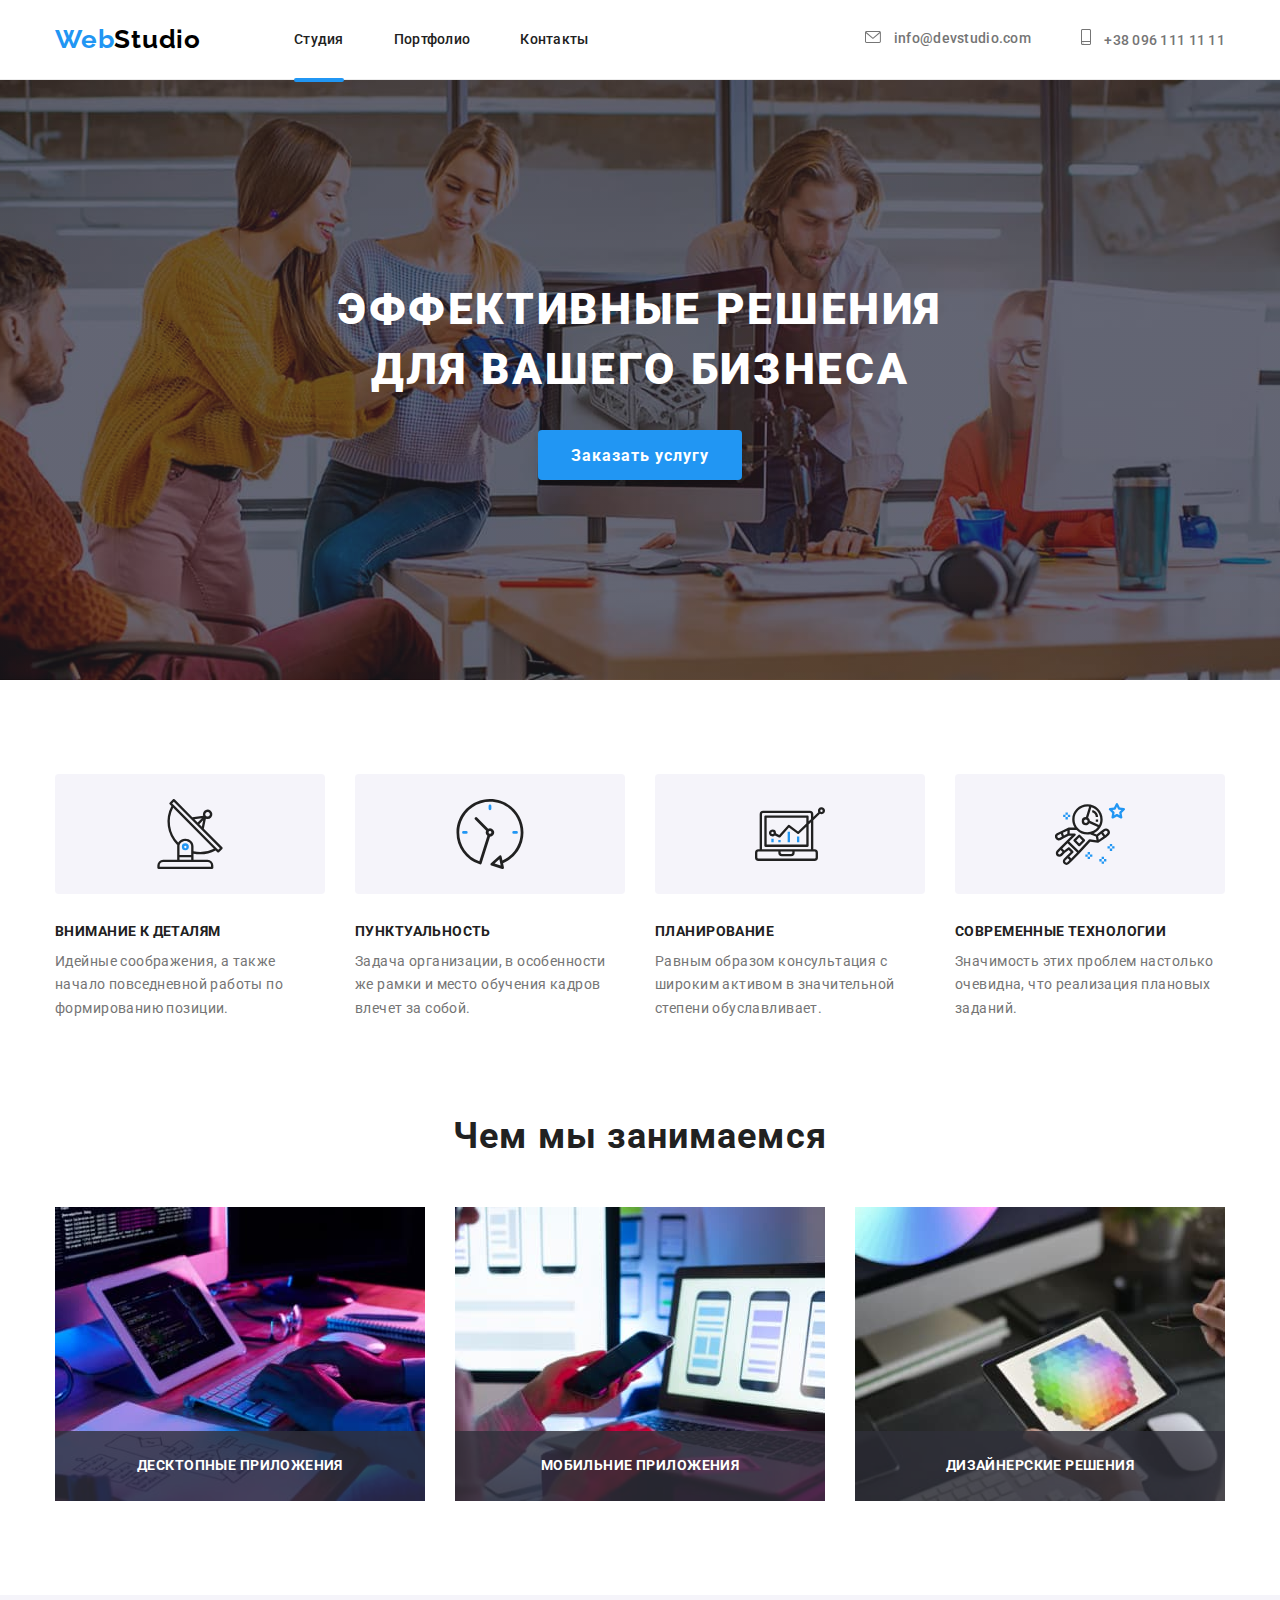
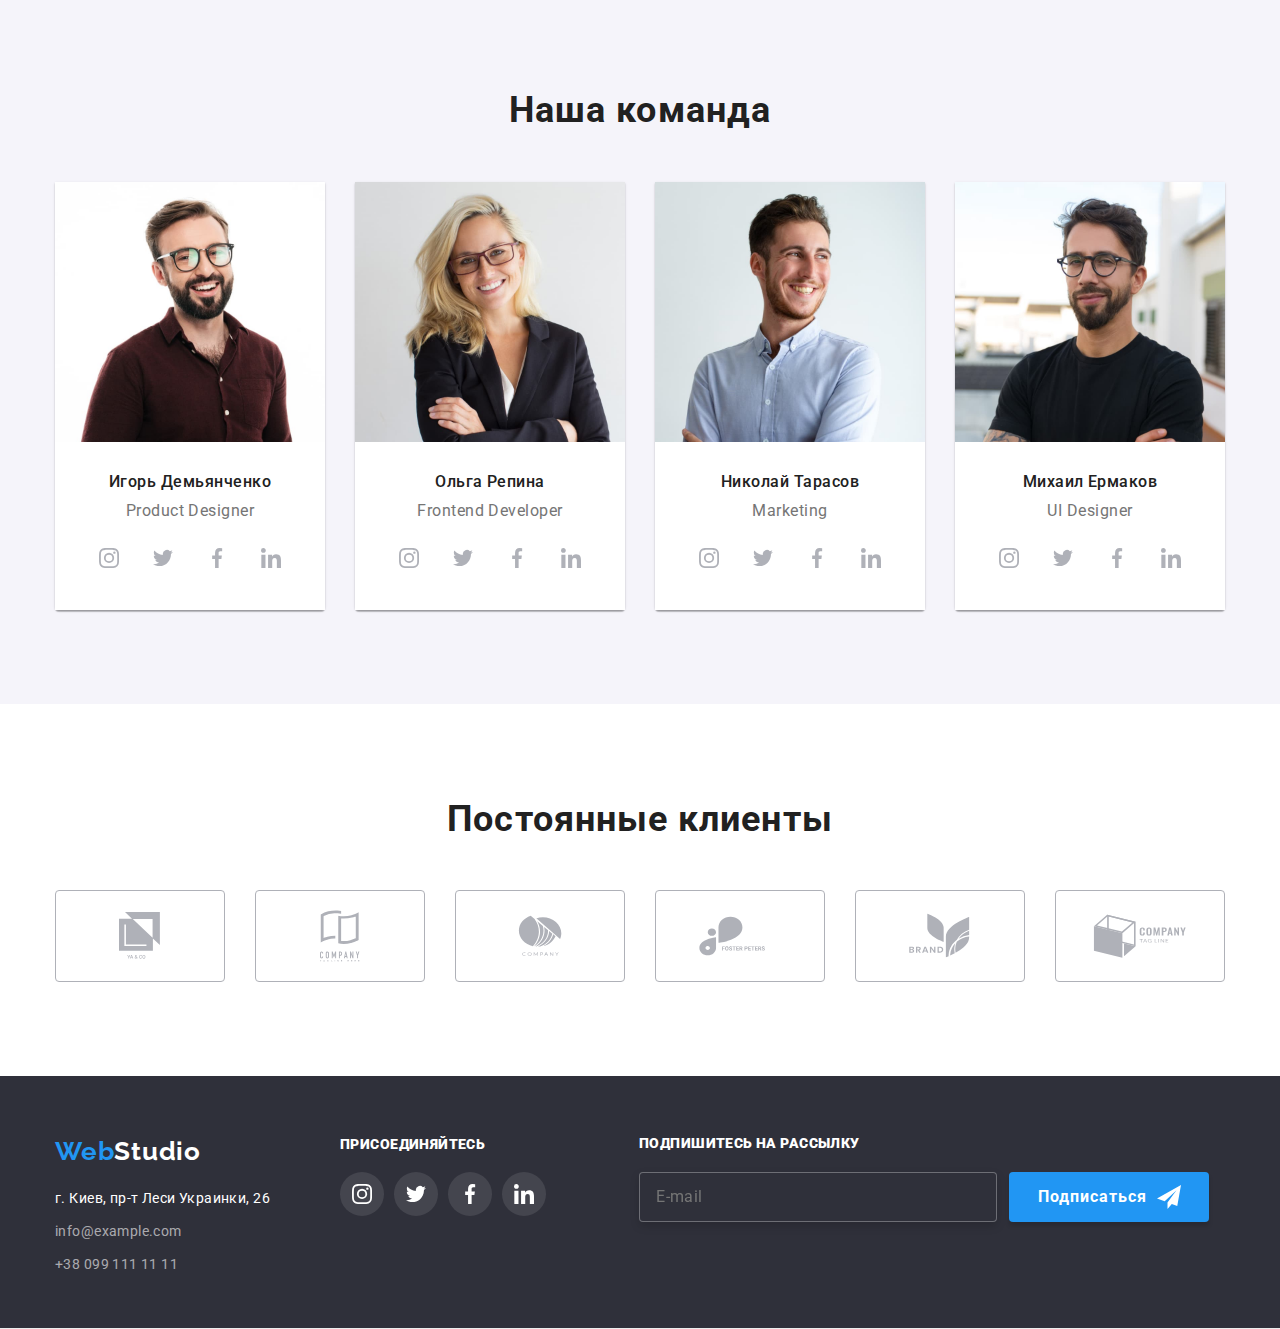
<file: index.html>
<!DOCTYPE html>
<html lang="ru">
  <head>
    <meta charset="UTF-8" />
    <meta http-equiv="X-UA-Compatible" content="IE=edge" />
    <meta name="viewport" content="width=device-width, initial-scale=1.0" />
    <title>WebStudio</title>
    <link
      rel="stylesheet"
      href="https://cdnjs.cloudflare.com/ajax/libs/modern-normalize/1.1.0/modern-normalize.min.css"
    />
    <link rel="preconnect" href="https://fonts.googleapis.com" />
    <link rel="preconnect" href="https://fonts.gstatic.com" crossorigin />
    <link
    href="https://fonts.googleapis.com/css2?family=Raleway:wght@700&family=Roboto:wght@400;500;700;900&display=swap"
    rel="stylesheet"
    />
    <link rel="stylesheet" href="./css/styles.css" />
    <link rel="stylesheet" href="./css/main.min.css" />
  </head>

  <body>
    <!-- Header -->
 
    <header class="header">
      <div class="container top-header-nav">
        <nav class="header-nav">
          <a href="./index.html" class="logo-black link-item">
            <span class="logo-accent">Web</span>Studio</a
          >
          <ul class="list header-nav-list">
            <li class="nav-list-item">
              <a href="./index.html" class="nav-list-item-link link-item current">Студия</a>
            </li>
            <li class="nav-list-item">
              <a href="./portfolio.html" class="nav-list-item-link link-item">Портфолио</a>
            </li>
            <li class="nav-list-item">
              <a href="" class="nav-list-item-link link-item">Контакты</a>
            </li>
          </ul>
        </nav>
        <ul class="list header-contact-list">
          <li class="header-contact-list-item">
            <a href="mailto:info@devstudio.com" class="link-item header-contact-info"
              ><svg class="header-icon mail" width="16" height="12">
                <use href="./images/icons.svg#icon-mail"></use>
              </svg>
              info@devstudio.com
            </a>
          </li>
          <li class="header-contact-list-item">
            <a href="tel:+380961111111" class="link-item header-contact-info"
              ><svg class="header-icon mail" width="10" height="16">
                <use href="./images/icons.svg#icon-phone"></use>
              </svg>
              +38 096 111 11 11</a
            >
          </li>
        </ul>
      </div>
    </header>

    <main>
      <!-- Hero -->

      <section class="hero-footer-bgc hero">
        <div class="container">
          <h1 class="hero-title">Эффективные решения для вашего бизнеса</h1>
          <button type="button" data-modal-open class="hero-btn">Заказать услугу</button>
        </div>
      </section>

      <!-- Features -->

      <section class="features">
        <div class="container">
          <ul class="features__list list">
            <li class="features__item">
              <h3 class="features__title">Внимание к деталям</h3>
              <p class="features__text">
                Идейные соображения, а также начало повседневной работы по формированию позиции.
              </p>
            </li>
            <li class="features__item">
              <h3 class="features__title">Пунктуальность</h3>
              <p class="features__text">
                Задача организации, в особенности же рамки и место обучения кадров влечет за собой.
              </p>
            </li>
            <li class="features__item">
              <h3 class="features__title">Планирование</h3>
              <p class="features__text">
                Равным образом консультация с широким активом в значительной степени обуславливает.
              </p>
            </li>
            <li class="features__item">
              <h3 class="features__title">Современные технологии</h3>
              <p class="features__text">
                Значимость этих проблем настолько очевидна, что реализация плановых заданий.
              </p>
            </li>
          </ul>
        </div>
      </section>

      <!-- JOBS -->

      <section class="jobs">
        <div class="container">
          <h2 class="jobs__title">Чем мы занимаемся</h2>
          <ul class="jobs__list list">
            <li class="jobs__item">
              <img src="./images/img.jpg" alt="Человек за компьютером" width="370" />
              <p class="jobs__text">Десктопные приложения</p>
            </li>
            <li class="jobs__item">
              <img src="./images/img2.jpg" alt="Выбор макета на компьютере" width="370" />
              <p class="jobs__text">Мобильние приложения</p>
            </li>
            <li class="jobs__item">
              <img src="./images/img3.jpg" alt="Дизайнер выбирает цветовую палитру" width="370" />
              <p class="jobs__text">Дизайнерские решения</p>
            </li>
          </ul>
        </div>
      </section>

      <!-- Team -->

      <section class="team">
        <div class="container">
          <h2 class="team__title">Наша команда</h2>
          <ul class="team__list list">
            <li class="team__item">
              <div class="team-card">
                <img src="./images/igor.jpg" alt="Игорь Демьянченко" width="270" />
                <div class="team-card__text">
                  <p class="team-card__title">Игорь Демьянченко</p>
                  <p class="team-card__prof">Product Designer</p>
                  <ul class="team-card__list">
                    <li class="list team-card__item">
                      <a href="" class="team-card__link">
                        <svg class="team-card__icon" width="20" height="20">
                          <use href="./images/icons.svg#icon-instagram"></use>
                        </svg>
                      </a>
                    </li>
                    <li class="list team-card__item">
                      <a href="" class="team-card__link">
                        <svg class="team-card__icon" width="20" height="20">
                          <use href="./images/icons.svg#icon-twitter"></use>
                        </svg>
                      </a>
                    </li>
                    <li class="list team-card__item">
                      <a href="" class="team-card__link">
                        <svg class="team-card__icon" width="20" height="20">
                          <use href="./images/icons.svg#icon-facebook"></use>
                        </svg>
                      </a>
                    </li>
                    <li class="list team-card__item">
                      <a href="" class="team-card__link">
                        <svg class="team-card__icon" width="20" height="20">
                          <use href="./images/icons.svg#icon-linkedin"></use>
                        </svg>
                      </a>
                    </li>
                  </ul>
                </div>
              </div>
            </li>

            <li class="team__item">
              <div class="team-card">
                <img src="./images/olga.jpg" alt="Ольга Репина" width="270" />
                <div class="team-card__text">
                  <p class="team-card__title">Ольга Репина</p>
                  <p class="team-card__prof">Frontend Developer</p>
                  <ul class="team-card__list">
                    <li class="list team-card__item">
                      <a href="" class="team-card__link"> 
                        <svg class="team-card__icon" width="20" height="20">
                          <use href="./images/icons.svg#icon-instagram"></use>
                        </svg>
                      </a>
                    </li>
                    <li class="list team-card__item">
                      <a href="" class="team-card__link">
                        <svg class="team-card__icon" width="20" height="20">
                          <use href="./images/icons.svg#icon-twitter"></use>
                        </svg>
                      </a>
                    </li>
                    <li class="list team-card__item">
                      <a href="" class="team-card__link">
                        <svg class="team-card__icon" width="20" height="20">
                          <use href="./images/icons.svg#icon-facebook"></use>
                        </svg>
                      </a>
                    </li>
                    <li class="list team-card__item">
                      <a href="" class="team-card__link">
                        <svg class="team-card__icon" width="20" height="20">
                          <use href="./images/icons.svg#icon-linkedin"></use>
                        </svg>
                      </a>
                    </li>
                  </ul>
                </div>
              </div>
            </li>

            <li class="team__item">
              <div class="team-card">
                <img src="./images/nick.jpg" alt="Николай Тарасов" width="270" />
                <div class="team-card__text">
                  <p class="team-card__title">Николай Тарасов</p>
                  <p class="team-card__prof">Marketing</p>
                  <ul class="team-card__list">
                    <li class="list team-card__item">
                      <a href="" class="team-card__link"> 
                        <svg class="team-card__icon" width="20" height="20">
                          <use href="./images/icons.svg#icon-instagram"></use>
                        </svg>
                      </a>
                    </li>
                    <li class="list team-card__item">
                      <a href="" class="team-card__link">
                        <svg class="team-card__icon" width="20" height="20">
                          <use href="./images/icons.svg#icon-twitter"></use>
                        </svg>
                      </a>
                    </li>
                    <li class="list team-card__item">
                      <a href="" class="team-card__link">
                        <svg class="team-card__icon" width="20" height="20">
                          <use href="./images/icons.svg#icon-facebook"></use>
                        </svg>
                      </a>
                    </li>
                    <li class="list team-card__item">
                      <a href="" class="team-card__link">
                        <svg class="team-card__icon" width="20" height="20">
                          <use href="./images/icons.svg#icon-linkedin"></use>
                        </svg>
                      </a>
                    </li>
                  </ul>
                </div>
              </div>
            </li>

            <li class="team__item">
              <div class="team-card">
                <img src="./images/michael.jpg" alt="Михаил Ермаков" width="270" />
                <div class="team-card__text">
                  <p class="team-card__title">Михаил Ермаков</p>
                  <p class="team-card__prof">UI Designer</p>
                  <ul class="team-card__list">
                    <li class="list team-card__item">
                      <a href="" class="team-card__link">
                        <svg class="team-card__icon" width="20" height="20">
                          <use href="./images/icons.svg#icon-instagram"></use>
                        </svg>
                      </a>
                    </li>
                    <li class="list team-card__item">
                      <a href="" class="team-card__link">
                        <svg class="team-card__icon" width="20" height="20">
                          <use href="./images/icons.svg#icon-twitter"></use>
                        </svg>
                      </a>
                    </li>
                    <li class="list team-card__item">
                      <a href="" class="team-card__link">
                        <svg class="team-card__icon" width="20" height="20">
                          <use href="./images/icons.svg#icon-facebook"></use>
                        </svg>
                      </a>
                    </li>
                    <li class="list team-card__item">
                      <a href="" class="team-card__link">
                        <svg class="team-card__icon" width="20" height="20">
                          <use href="./images/icons.svg#icon-linkedin"></use>
                        </svg>
                      </a>
                    </li>
                  </ul>
                </div>
              </div>
            </li>
          </ul>
        </div>
      </section>

      <!-- Clients -->

      <section class="clients">
        <div class="container">
        <h2 class="clients__title">Постоянные клиенты</h2>
        <ul class="clients__list list">
          <li class="clients__item">
            <a href="" class="clients__link link-item">
              <svg class="client__icon" width="41" height="47">
                <use href="./images/icons.svg#icon-company1"></use>
              </svg>
            </a>
          </li>
          <li class="clients__item">
            <a href="" class="clients__link link-item">
              <svg class="client__icon" width="40" height="52">
                <use href="./images/icons.svg#icon-company2"></use>
              </svg>
            </a>
          </li>
          <li class="clients__item">
            <a href="" class="clients__link link-item">
              <svg class="client__icon" width="44" height="41">
                <use href="./images/icons.svg#icon-company3"></use>
              </svg>
            </a>
          </li>
          <li class="clients__item">
            <a href="" class="clients__link link-item">
              <svg class="client__icon" width="84" height="40">
                <use href="./images/icons.svg#icon-company4"></use>
              </svg>
            </a>
          </li>
          <li class="clients__item">
            <a href="" class="clients__link link-item">
              <svg class="client__icon" width="63" height="45">
                <use href="./images/icons.svg#icon-company5"></use>
              </svg>
            </a>
          </li>
          <li class="clients__item">
            <a href="" class="clients__link link-item">
              <svg class="client__icon" width="94" height="44">
                <use href="./images/icons.svg#icon-company6"></use>
              </svg>
            </a>
          </li>
        </ul>
        </div>
      </section>
    </main>

    <!-- Footer -->

    <footer class="hero-footer-bgc footer">
      <div class="container">
        <div class="footer-top-container">
          <div class="footer-adress-container">
            <a href="./index.html" class="logo-white link-item">
              <span class="logo-accent">Web</span>Studio</a
            >
            <address>
              <ul class="list footer-list">
                <li class="footer-list-item">
                  <a href="https://goo.gl/maps/qaQWtetsvkvFNspj7" class="link-item footer-adress"
                    >г. Киев, пр-т Леси Украинки, 26</a
                  >
                </li>
                <li class="footer-list-item">
                  <a href="mailto:info@example.com" class="link-item footer-contact-info"
                    >info@example.com</a
                  >
                </li>
                <li class="footer-list-item">
                  <a href="tel:++380991111111" class="link-item footer-contact-info"
                    >+38 099 111 11 11</a
                  >
                </li>
              </ul>
            </address>
          </div>
          <div class="footer-social-container">
            <p class="join-us"><strong>Присоединяйтесь</strong></p>
            <ul class="footer-social-link-list">
              <li class="list footer-social">
                <a href=""
                  ><svg class="footer-social-icon" width="20" height="20">
                    <use href="./images/icons.svg#icon-instagram"></use>
                  </svg>
                </a>
              </li>
              <li class="list footer-social">
                <a href=""
                  ><svg class="footer-social-icon" width="20" height="20">
                    <use href="./images/icons.svg#icon-twitter"></use>
                  </svg>
                </a>
              </li>
              <li class="list footer-social">
                <a href=""
                  ><svg class="footer-social-icon" width="20" height="20">
                    <use href="./images/icons.svg#icon-facebook"></use>
                  </svg>
                </a>
              </li>
              <li class="list footer-social">
                <a href=""
                  ><svg class="footer-social-icon" width="20" height="20">
                    <use href="./images/icons.svg#icon-linkedin"></use>
                  </svg>
                </a>
              </li>
            </ul>
          </div>
          <div class="subscribe-container">
            <p class="subscribe-text"><strong>Подпишитесь на рассылку</strong></p>
            <form class="subscribe-form">
              <label for="email"></label>
              <input
                type="email"
                id="email"
                name="email"
                class="email-input"
                autocomplete="on"
                novalidate
                placeholder="E-mail"
              />
              <div class="send-container">
                <button type="submit" class="submit-btn">Подписаться</button>
                <svg width="24" height="24" class="icon-send">
                  <use href="./images/icons.svg#icon-send"></use>
                </svg>
              </div>
            </form>
          </div>
        </div>
      </div>
    </footer>

    <!-- modal window -->

    <div data-modal class="backdrop is-hidden">
      <div class="modal">
        <button data-modal-close type="button" class="close-btn">
          <svg width="18" height="18" class="close-btn-icon">
            <use href="./images/icons.svg#icon-close"></use>
          </svg>
        </button>

        <p class="modal-title">Оставьте свои данные, мы вам перезвоним</p>
        <form>
          <ul>
            <li class="modal-list">
              <label for="username">Имя</label>
              <div class="icon-pos">
                <input type="text" name="username" id="username" />
                <svg width="18" height="18" class="modal-icon">
                  <use href="./images/icons.svg#icon-person"></use>
                </svg>
              </div>
            </li>
            <li class="modal-list">
              <label for="Phone">Телефон</label>
              <div class="icon-pos">
                <input type="tel" name="Phone" id="Phone" />
                <svg width="18" height="18" class="modal-icon">
                  <use href="./images/icons.svg#icon-modalphone"></use>
                </svg>
              </div>
            </li>
            <li class="modal-list">
              <label for="mail">Почта</label>
              <div class="icon-pos">
                <input type="email" name="mail" id="mail" />
                <svg width="18" height="18" class="modal-icon">
                  <use href="./images/icons.svg#icon-modalmail"></use>
                </svg>
              </div>
            </li>
            <li class="modal-list">
              <label for="Comment">Комментарий</label>
              <textarea
                class="comment-text"
                placeholder="Введите текст"
                name="Comment"
                id="Comment"
              ></textarea>
            </li>
          </ul>
          <div class="accept">
            <label class="accept-form">
              <input class="license-checkbox" type="checkbox" name="License-check" />
              <span class="chechbox-icon-place"></span>
              <span class="accept-text"
                >Соглашаюсь с рассылкой и принимаю <a href=""> Условия договора </a></span
              >
            </label>
          </div>
        </form>
        <button type="submit" class="modal-submit-btn">Отправить</button>
      </div>
    </div>
    <script src="./js/modal.js"></script>
  </body>
</html>
</file>
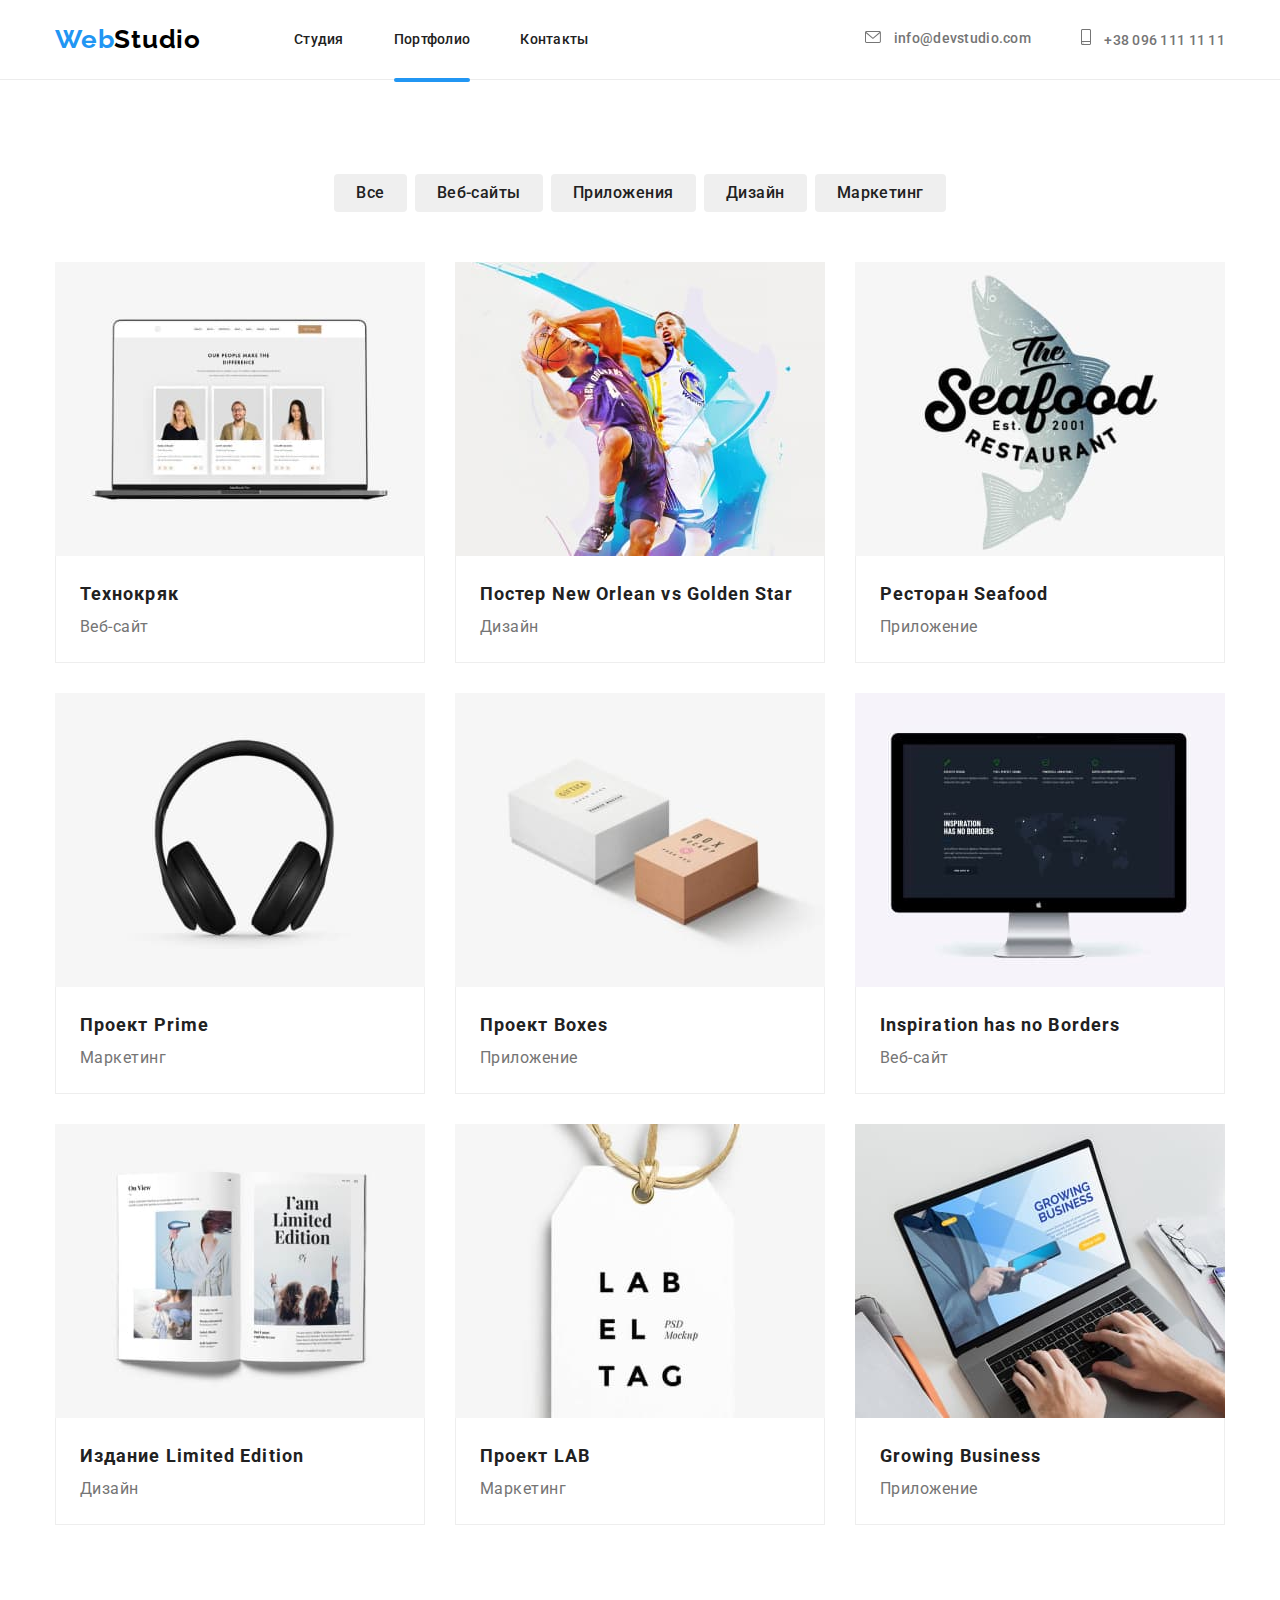
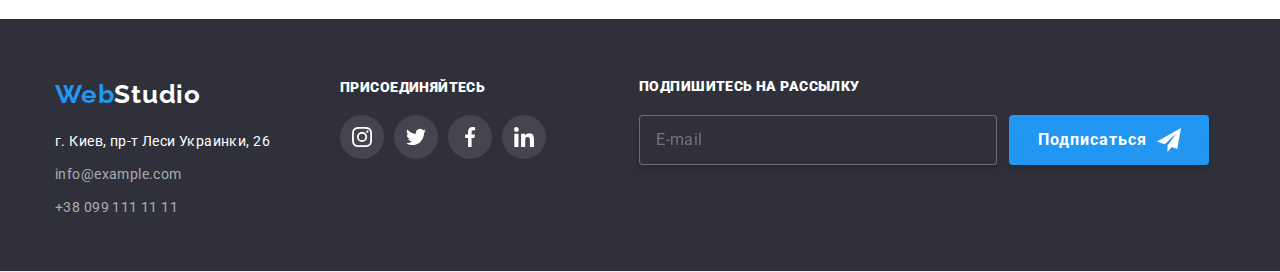
<file: portfolio.html>
<!DOCTYPE html>
<html lang="ru">
  <head>
    <meta charset="UTF-8" />
    <meta http-equiv="X-UA-Compatible" content="IE=edge" />
    <meta name="viewport" content="width=device-width, initial-scale=1.0" />
    <title>WebStudio | Наши Проекты</title>
    <link
      rel="stylesheet"
      href="https://cdnjs.cloudflare.com/ajax/libs/modern-normalize/1.1.0/modern-normalize.min.css"
    />
    <link rel="preconnect" href="https://fonts.googleapis.com" />
    <link rel="preconnect" href="https://fonts.gstatic.com" crossorigin />
    <link
    href="https://fonts.googleapis.com/css2?family=Raleway:wght@700&family=Roboto:wght@400;500;700;900&display=swap"
    rel="stylesheet"
    />
    <link rel="stylesheet" href="./css/styles.css" />
    <link rel="stylesheet" href="./css/main.min.css" />
  </head>

  <body>
    <header class="section header">
      <div class="container top-header-nav">
        <nav class="header-nav">
          <a href="/" class="logo-black link-item"> <span class="logo-accent">Web</span>Studio</a>
          <ul class="section list header-nav-list">
            <li class="nav-list-item">
              <a href="./index.html" class="nav-list-item-link link-item">Студия</a>
            </li>
            <li class="nav-list-item">
              <a href="./portfolio.html" class="nav-list-item-link link-item current">Портфолио</a>
            </li>
            <li class="nav-list-item">
              <a href="" class="nav-list-item-link link-item">Контакты</a>
            </li>
          </ul>
        </nav>
        <ul class="list header-contact-list">
          <li class="header-contact-list-item">
            <a href="mailto:info@devstudio.com" class="link-item header-contact-info">
              <svg class="header-icon mail" width="16" height="12">
                <use href="./images/icons.svg#icon-mail"></use>
              </svg>
              info@devstudio.com</a
            >
          </li>
          <li class="header-contact-list-item">
            <a href="tel:+380961111111" class="link-item header-contact-info"
              ><svg class="header-icon mail" width="10" height="16">
                <use href="./images/icons.svg#icon-phone"></use>
              </svg>
              +38 096 111 11 11</a
            >
          </li>
        </ul>
      </div>
    </header>

    <main>
      <section class="section portfolio">
        <div class="container">
          <h1 hidden>Наши проекты</h1>
          <ul class="list portfolio-btns-list">
            <li class="portfolio-btns-list-item">
              <button type="button" class="link-item portfolio-bts">Все</button>
            </li>
            <li class="portfolio-btns-list-item">
              <button type="button" class="link-item portfolio-bts">Веб-сайты</button>
            </li>
            <li class="portfolio-btns-list-item">
              <button type="button" class="link-item portfolio-bts">Приложения</button>
            </li>
            <li class="portfolio-btns-list-item">
              <button type="button" class="link-item portfolio-bts">Дизайн</button>
            </li>
            <li class="portfolio-btns-list-item">
              <button type="button" class="link-item portfolio-bts">Маркетинг</button>
            </li>
          </ul>
          <ul class="list portfolio-list">
            <li class="portfolio-list-item">
              <a href="">
                <div class="portfolio-customer-img-container">
                  <img
                    src="./images/portfolio-image/img1.jpg"
                    alt="Веб сайт Технокряк"
                    width="370"
                  />
                  <p class="portfolio-about-customer">
                    Ресурс предлагает комплексные предложения с разным уровнем функционала и
                    сервисов. Все это позволит посетителю получить исчерпывающие сведения о компании
                    или частном лице.
                  </p>
                </div>
                <div class="portfolio-list-text">
                  <p class="portfolio-card-title">Технокряк</p>
                  <p class="portfolio-card-item">Веб-сайт</p>
                </div>
              </a>
            </li>
            <li class="portfolio-list-item">
              <a href="">
                <div class="portfolio-customer-img-container">
                  <img src="./images/portfolio-image/img2.jpg" alt="Дизайн постера" width="370" />
                  <p class="portfolio-about-customer">
                    Lorem ipsum dolor sit amet consectetur adipisicing elit. Fugiat dolorum nesciunt
                    repellendus ex modi laboriosam?
                  </p>
                </div>
                <div class="portfolio-list-text">
                  <p class="portfolio-card-title">Постер New Orlean vs Golden Star</p>
                  <p class="portfolio-card-item">Дизайн</p>
                </div>
              </a>
            </li>
            <li class="portfolio-list-item">
              <a href="">
                <div class="portfolio-customer-img-container">
                  <img
                    src="./images/portfolio-image/img3.jpg"
                    alt="Приложение Seafood"
                    width="370"
                  />
                  <p class="portfolio-about-customer">
                    Lorem ipsum dolor sit amet consectetur adipisicing elit. Fugiat dolorum nesciunt
                    repellendus ex modi laboriosam?
                  </p>
                </div>
                <div class="portfolio-list-text">
                  <p class="portfolio-card-title">Ресторан Seafood</p>
                  <p class="portfolio-card-item">Приложение</p>
                </div>
              </a>
            </li>
            <li class="portfolio-list-item">
              <a href="">
                <div class="portfolio-customer-img-container">
                  <img
                    src="./images/portfolio-image/img4.jpg"
                    alt="Маркетинговое решение для Prime"
                    width="370"
                  />
                  <p class="portfolio-about-customer">
                    Lorem ipsum dolor sit amet consectetur adipisicing elit. Fugiat dolorum nesciunt
                    repellendus ex modi laboriosam?
                  </p>
                </div>
                <div class="portfolio-list-text">
                  <p class="portfolio-card-title">Проект Prime</p>
                  <p class="portfolio-card-item">Маркетинг</p>
                </div>
              </a>
            </li>
            <li class="portfolio-list-item">
              <a href="">
                <div class="portfolio-customer-img-container">
                  <img
                    src="./images/portfolio-image/img5.jpg"
                    alt="Приложение для Boxes"
                    width="370"
                  />
                  <p class="portfolio-about-customer">
                    Lorem ipsum dolor sit amet consectetur adipisicing elit. Fugiat dolorum nesciunt
                    repellendus ex modi laboriosam?
                  </p>
                </div>
                <div class="portfolio-list-text">
                  <p class="portfolio-card-title">Проект Boxes</p>
                  <p class="portfolio-card-item">Приложение</p>
                </div>
              </a>
            </li>
            <li class="portfolio-list-item">
              <a href="">
                <div class="portfolio-customer-img-container">
                  <img
                    src="./images/portfolio-image/img6.jpg"
                    alt="Веб сайт Inspiration has no Borders"
                    width="370"
                  />
                  <p class="portfolio-about-customer">
                    Lorem ipsum dolor sit amet consectetur adipisicing elit. Fugiat dolorum nesciunt
                    repellendus ex modi laboriosam?
                  </p>
                </div>
                <div class="portfolio-list-text">
                  <p class="portfolio-card-title">Inspiration has no Borders</p>
                  <p class="portfolio-card-item">Веб-сайт</p>
                </div>
              </a>
            </li>
            <li class="portfolio-list-item">
              <a href="">
                <div class="portfolio-customer-img-container">
                  <img src="./images/portfolio-image/img7.jpg" alt="Пример дизайна" width="370" />
                  <p class="portfolio-about-customer">
                    Lorem ipsum dolor sit amet consectetur adipisicing elit. Fugiat dolorum nesciunt
                    repellendus ex modi laboriosam?
                  </p>
                </div>
                <div class="portfolio-list-text">
                  <p class="portfolio-card-title">Издание Limited Edition</p>
                  <p class="portfolio-card-item">Дизайн</p>
                </div>
              </a>
            </li>
            <li class="portfolio-list-item">
              <a href="">
                <div class="portfolio-customer-img-container">
                  <img
                    src="./images/portfolio-image/img8.jpg"
                    alt="Маркетинговое решение для LAB"
                    width="370"
                  />
                  <p class="portfolio-about-customer">
                    Lorem ipsum dolor sit amet consectetur adipisicing elit. Fugiat dolorum nesciunt
                    repellendus ex modi laboriosam?
                  </p>
                </div>
                <div class="portfolio-list-text">
                  <p class="portfolio-card-title">Проект LAB</p>
                  <p class="portfolio-card-item">Маркетинг</p>
                </div>
              </a>
            </li>
            <li class="portfolio-list-item">
              <a href="">
                <div class="portfolio-customer-img-container">
                  <img
                    src="./images/portfolio-image/img9.jpg"
                    alt="Образец приложения Growing Business"
                    width="370"
                  />
                  <p class="portfolio-about-customer">
                    Lorem ipsum dolor sit amet consectetur adipisicing elit. Fugiat dolorum nesciunt
                    repellendus ex modi laboriosam?
                  </p>
                </div>
                <div class="portfolio-list-text">
                  <p class="portfolio-card-title">Growing Business</p>
                  <p class="portfolio-card-item">Приложение</p>
                </div>
              </a>
            </li>
          </ul>
        </div>
      </section>
    </main>

    <footer class="section hero-footer-bgc footer">
      <div class="container">
        <div class="footer-top-container">
          <div class="footer-adress-container">
            <a href="./index.html" class="logo-white link-item">
              <span class="logo-accent">Web</span>Studio</a
            >
            <address>
              <ul class="list footer-list">
                <li class="footer-list-item">
                  <a href="https://goo.gl/maps/qaQWtetsvkvFNspj7" class="link-item footer-adress"
                    >г. Киев, пр-т Леси Украинки, 26</a
                  >
                </li>
                <li class="footer-list-item">
                  <a href="mailto:info@example.com" class="link-item footer-contact-info"
                    >info@example.com</a
                  >
                </li>
                <li class="footer-list-item">
                  <a href="tel:++380991111111" class="link-item footer-contact-info"
                    >+38 099 111 11 11</a
                  >
                </li>
              </ul>
            </address>
          </div>
          <div class="footer-social-container">
            <p class="join-us"><strong>Присоединяйтесь</strong></p>
            <ul class="footer-social-link-list">
              <li class="list footer-social">
                <a href=""
                  ><svg class="footer-social-icon" width="20" height="20">
                    <use href="./images/icons.svg#icon-instagram"></use>
                  </svg>
                </a>
              </li>
              <li class="list footer-social">
                <a href=""
                  ><svg class="footer-social-icon" width="20" height="20">
                    <use href="./images/icons.svg#icon-twitter"></use>
                  </svg>
                </a>
              </li>
              <li class="list footer-social">
                <a href=""
                  ><svg class="footer-social-icon" width="20" height="20">
                    <use href="./images/icons.svg#icon-facebook"></use>
                  </svg>
                </a>
              </li>
              <li class="list footer-social">
                <a href=""
                  ><svg class="footer-social-icon" width="20" height="20">
                    <use href="./images/icons.svg#icon-linkedin"></use>
                  </svg>
                </a>
              </li>
            </ul>
          </div>
          <div class="subscribe-container">
            <p class="subscribe-text"><strong>Подпишитесь на рассылку</strong></p>
            <form class="subscribe-form">
              <label for="email"></label>
              <input
                type="email"
                id="email"
                name="email"
                class="email-input"
                autocomplete="on"
                novalidate
                placeholder="E-mail"
              />
              <div class="send-container">
                <button type="submit" class="submit-btn">Подписаться</button>
                <svg width="24" height="24" class="icon-send">
                  <use href="./images/icons.svg#icon-send"></use>
                </svg>
              </div>
            </form>
          </div>
        </div>
      </div>
    </footer>
  </body>
</html>
</file>
<file: css/styles.css>
/* палитра цветов */
/* основной светло черный #757575
    черный для заголовков #212121
    акцентный синий #2196F3
    белый #FFFFFF
    Полупрозрачные контакты rgba(255, 255, 255, 0.6)        #FFFFFF99
    hover главной кнопки #188CE8
    hero bgc #2F303A
    Наша корманда bgc #F5F4FA
    */

/* :root {
    --main-color: #757575;
    --secondary-color: #ffffff;
    --section-color: #212121;
    --accent-color: #2196f3;
    --black-color: #000000;
    --footer-contact-color: rgba(255, 255, 255, 0.6);
    --bgc-semiblack: #2f303a;
    --icons-grey: #AFB1B8;
} */

/* h1,
h2,
h3,
h4,
h5,
h6,
ul,
li,
p,
img {
    margin: 0;
    padding: 0;
}

img {
    display: block;
    max-width: 100%;
    height: auto;
}

a {
    text-decoration: none;
}

.list {
    list-style: none;
}

.link-item {
    text-decoration: none;
} */


/* body {
    color: var(--main-color);
    background-color: #ffffff;
    font-family: 'Roboto';
    font-size: 14px;

}


.container {
    width: 1200px;
    padding: 0 15px;
    margin: 0 auto;
} */

/* .logo-accent {
    color: var(--accent-color);
    font-family: 'Raleway';
    font-weight: 700;
    line-height: 1.19;
    letter-spacing: 0.03em;
    font-size: 26px;
}

.logo-black {
    font-family: 'Raleway';
    color: var(--black-color);
    font-weight: 700;
    font-size: 26px;
    line-height: 1.19;
    letter-spacing: 0.03em;
}

.logo-white {
    color: var(--secondary-color);
    font-family: 'Raleway';
    font-weight: 700;
    font-size: 26px;
    line-height: 1.19;
    letter-spacing: 0.03em;
} */



/* .header {
    padding: 24px 0;
    border-bottom: 1px solid #ECECEC;
    margin-left: auto;
    margin-right: auto;
} */

/* .top-header-nav {
    display: flex;
    justify-content: space-between;
    align-items: center;

}

.header-nav {
    display: flex;
    align-items: center;
}

.header-nav-list {
    display: flex;
    margin-left: 93px;
    position: relative;

}

.nav-list-item:not(:first-child) {
    margin-left: 50px;
}

.nav-list-item {
    position: relative;

} */

/* .current::after {
    content: '';
    background: #2196F3;
    border-radius: 2px;
    display: block;
    width: 100%;
    height: 4px;
    position: absolute;
    bottom: -200%;

} */

/* .nav-list-item-link {
    font-weight: 500;
    line-height: 1.14;
    letter-spacing: 0.02em;
    color: var(--section-color);
    padding-top: 32px;
    padding-bottom: 32px;

    transition-property: color;
    transition-duration: 250ms;
    transition-timing-function: cubic-bezier(0.4, 0, 0.2, 1);
}



.nav-list-item-link:hover,
.nav-list-item-link:focus {
    color: var(--accent-color);
} */

/* .header-contact-list {
    display: flex;
}

.header-contact-list-item:not(:first-child) {
    margin-left: 50px;
}


.header-contact-info {
    color: var(--main-color);
    font-weight: 500;
    font-size: 14px;
    line-height: 1.42;
    letter-spacing: 0.02em;
    transition-property: color;
    transition-duration: 250ms;
    transition-timing-function: cubic-bezier(0.4, 0, 0.2, 1);

}


.header-icon {
    margin-right: 10px;
    fill: var(--main-color);
    transition-property: fill;
    transition-duration: 250ms;
    transition-timing-function: cubic-bezier(0.4, 0, 0.2, 1);
}

.header-contact-info:hover,
.header-contact-info:focus {
    color: var(--accent-color);
}

.header-contact-info:hover .header-icon,
.header-contact-info:focus .header-icon {
    fill: var(--accent-color);
} */




/* .footer {
    padding: 60px 0;
    border-bottom: 1px solid #ECECEC;
    margin-left: auto;
    margin-right: auto;
    background-color: var(--bgc-semiblack);
} */

/* .footer-top-container {
    display: flex;

} */


/* .footer-list {
    height: 81px;
    display: flex;
    flex-direction: column;
    justify-content: space-evenly;
    margin-top: 20px;
}

.footer-list-item {
    margin-bottom: 9px;
}

.footer-list-item:last-child {
    margin-bottom: 0;
}

.footer-contact-info {
    color: var(--footer-contact-color);
    line-height: 1.71;
    letter-spacing: 0.03em;
    font-style: normal;
    transition-property: color;
    transition-duration: 250ms;
    transition-timing-function: cubic-bezier(0.4, 0, 0.2, 1);
}

.footer-contact-info:hover,
.footer-contact-info:focus {
    color: var(--accent-color);
    font-style: normal;
}

.footer-adress {
    color: var(--secondary-color);
    line-height: 1.71;
    letter-spacing: 0.03em;
    font-style: normal;
} */



/* .footer-social-container {
    margin-left: 70px;
    display: flex;
    max-height: 80px;
    flex-direction: column;
    justify-content: center;

}

.join-us {
    font-weight: 700;
    font-size: 14px;
    line-height: 16px;
    letter-spacing: 0.03em;
    text-transform: uppercase;
    color: var(--secondary-color);
    margin-bottom: 20px;
}

.footer-social-link-list {
    display: flex;

}

.footer-social {
    margin-right: 10px;
    border-radius: 50%;
    background-color: rgba(255, 255, 255, 0.1);

}

.footer-social:last-child {
    margin-right: 0;
}


.footer-social>a:hover,
.footer-social>a:focus {
    background-color: var(--accent-color);
}

.footer-social>a {
    width: 44px;
    height: 44px;
    display: flex;
    align-items: center;
    justify-content: center;
    border-radius: 50%;
    transition-property: background-color;
    transition-duration: 250ms;
    transition-timing-function: cubic-bezier(0.4, 0, 0.2, 1);
}

.footer-social-icon {
    fill: #ffffff;

} */

/* .subscribe-container {
    margin-left: 93px;

}

.subscribe-text {
    font-weight: 700;
    font-size: 14px;
    line-height: 1.14;
    letter-spacing: 0.03em;
    text-transform: uppercase;
    color: #FFFFFF;
    margin-bottom: 20px;
}


.subscribe-form {
    display: flex;
}


.email-input {
    width: 358px;
    height: 50px;
    padding: 15px 16px;

    border: 1px solid rgba(255, 255, 255, 0.3);
    filter: drop-shadow(0px 4px 4px rgba(0, 0, 0, 0.15));
    border-radius: 4px;
    background-color: #2F303A;

    font-weight: 400;
    font-size: 16px;
    line-height: 1.25;
    display: flex;
    align-items: center;
    letter-spacing: 0.03em;

    color: rgba(255, 255, 255, 0.6);
}

.send-container {
    position: relative;
    margin-left: 12px;
}

.submit-btn {
    width: 200px;
    height: 50px;
    padding: 10px 29px;

    font-weight: 700;
    font-size: 16px;
    line-height: 1.88;
    display: flex;
    align-items: center;
    text-align: center;
    letter-spacing: 0.06em;
    color: #FFFFFF;
    background: #2196F3;
    box-shadow: 0px 4px 4px rgba(0, 0, 0, 0.15);
    border-radius: 4px;
    border: none;
    cursor: pointer;


}

.icon-send {
    position: absolute;
    bottom: 13px;
    right: 28px;
} */




/* Hero section */




/* .hero {
    padding: 200px 0;
    text-align: center;
    background-image: linear-gradient(to bottom, rgba(47, 48, 58, 0.4), rgba(47, 48, 58, 0.4)), url(../images/hero-bg-img.jpg);
    background-repeat: no-repeat;
    background-position: center;
    background-size: cover;
    max-width: 1600px;
    margin-left: auto;
    margin-right: auto;
    background-color: var(--bgc-semiblack);
}

.hero-title {
    max-width: 696px;
    margin: 0 auto;
    color: var(--secondary-color);
    font-weight: 900;
    font-size: 44px;
    line-height: 1.36;
    letter-spacing: 0.06em;
    text-transform: uppercase;
    margin-bottom: 30px;


} */

/* .hero-btn {
    font-family: inherit;
    font-weight: 700;
    font-size: 16px;
    line-height: 1.88;
    display: inline-block;
    letter-spacing: 0.06em;
    color: var(--secondary-color);
    background-color: var(--accent-color);
    cursor: pointer;
    box-shadow: 0px 4px 4px rgba(0, 0, 0, 0.15);
    border-radius: 4px;
    padding: 10px 32px;
    min-width: 200px;
    height: 50px;
    border: 1px solid transparent;
    transition-property: background-color;
    transition-duration: 250ms;
    transition-timing-function: cubic-bezier(0.4, 0, 0.2, 1);

}

.hero-btn:hover,
.hero-btn:focus {
    background-color: #188CE8;
} */




/* FEATURES */




/* .features {
    padding-top: 94px;
    padding-bottom: 94px;

} */

/* .features__list {
    display: flex;

}

.features__item {
    flex-basis: 270px;
    margin-right: 30px;
    margin-left: 0;

}

.features__item:last-child {
    margin-right: 0;
}

.features__item::before {
    content: "";
    display: block;
    height: 120px;
    width: 270px;
    background-color: #F5F4FA;
    border-radius: 4px;
    background-position: center;
    background-repeat: no-repeat;
    margin-bottom: 30px;

}

.features__item:nth-of-type(1)::before {
    background-image: url(../images/features-icons/antenna.svg);

}

.features__item:nth-of-type(2)::before {
    background-image: url(../images/features-icons/clock.svg);

}

.features__item:nth-of-type(3)::before {
    background-image: url(../images/features-icons/diagram.svg);

}

.features__item:nth-of-type(4)::before {
    background-image: url(../images/features-icons/astronaut.svg);

}



.features__title {
    font-weight: 700;
    font-size: 14px;
    line-height: 1.14;
    letter-spacing: 0.03em;
    text-transform: uppercase;
    color: var(--section-color);
    margin-bottom: 10px;
}

.features__text {
    font-size: 14px;
    line-height: 1.71;
    letter-spacing: 0.03em;
    color: var(--main-color);
} */




/*  J O B S  */



/* .jobs {
    padding-bottom: 94px;

} */

/* .jobs__title {
    color: var(--section-color);
    font-weight: 700;
    font-size: 36px;
    line-height: 1.17;
    text-align: center;
    letter-spacing: 0.03em;
    margin-bottom: 50px;

}

.jobs__list {
    display: flex;
    margin-right: -30px;

}

.jobs__item {
    flex-basis: calc(100% / 3 - 30px);
    margin-right: 30px;
    position: relative;

}


.jobs__text {
    position: absolute;
    bottom: 0;

    display: flex;
    align-items: center;
    justify-content: center;
    width: 370px;
    height: 70px;
    background-color: rgba(47, 48, 58, 0.8);

    font-weight: 700;
    font-size: 14px;
    line-height: 1.14;
    text-align: center;
    letter-spacing: 0.03em;
    text-transform: uppercase;
    color: var(--secondary-color);

} */



/* T E A M */




/* .team {
    padding: 94px 0;
    margin-left: auto;
    margin-right: auto;
    background-color: #F5F4FA;
}

.team__title {
    color: var(--section-color);
    font-weight: 700;
    font-size: 36px;
    line-height: 1.17;
    text-align: center;
    letter-spacing: 0.03em;
    margin-bottom: 50px;

}

.team__list {
    display: flex;
    margin-right: -30px;
}

.team__item {
    flex-basis: calc(100% / 4 - 30px);
    margin-right: 30px;

}

.team-card {
    background: var(--secondary-color);
    box-shadow: 0px 1px 3px rgba(0, 0, 0, 0.12), 0px 1px 1px rgba(0, 0, 0, 0.14), 0px 2px 1px rgba(0, 0, 0, 0.2);
    border-radius: 0px 0px 4px 4px;
}

.team-card__text {
    background: var(--secondary-color);
    padding: 30px 0;
}


.team-card__title {
    color: var(--section-color);
    font-weight: 500;
    font-size: 16px;
    line-height: 1.19;
    text-align: center;
    letter-spacing: 0.03em;
    margin-bottom: 10px;

}

.team-card__prof {
    font-size: 16px;
    line-height: 1.19;
    text-align: center;
    letter-spacing: 0.03em;
    color: var(--main-color);
    margin-bottom: 16px;
}



.team-card__list {
    display: flex;
    justify-content: center;

}

.team-card__item {
    margin-right: 10px;

}

.team-card__link {
    width: 44px;
    height: 44px;
    display: flex;
    align-items: center;
    justify-content: center;
    border-radius: 50%;
    transition-property: background-color;
    transition-duration: 250ms;
    transition-timing-function: cubic-bezier(0.4, 0, 0.2, 1);
}

.team-card__item:last-child {
    margin-right: 0;
}

.team-card__link:hover,
.team-card__link:focus {
    background-color: var(--accent-color);
}

.team-card__link:hover .team-card__icon,
.team-card__link:focus .team-card__icon {
    fill: #ffffff;
}

.team-card__icon {
    fill: var(--icons-grey);
    transition-property: fill;
    transition-duration: 250ms;
    transition-timing-function: cubic-bezier(0.4, 0, 0.2, 1);

} */




/* C L I E N T S */



/* .clients {
    text-align: center;
    padding-top: 94px;
    padding-bottom: 94px;
}

.clients__title {
    font-weight: 700;
    font-size: 36px;
    line-height: 1.17;
    text-align: center;
    letter-spacing: 0.03em;
    color: var(--section-color);
    margin-bottom: 50px;
}

.clients__list {
    display: flex;
    margin-right: -30px;
}


.clients__item {
    display: flex;
    flex-basis: calc(100% / 6 - 30px);
    margin-right: 30px;
    height: 92px;

}

.clients__link {

    height: 100%;
    width: 100%;
    border: 1px solid #AFB1B8;
    border-radius: 4px;
    display: flex;
    align-items: center;
    justify-content: center;
    transition-property: border;
    transition-duration: 250ms;
    transition-timing-function: cubic-bezier(0.4, 0, 0.2, 1);
}

.client__icon {
    fill: var(--icons-grey);
    transition-property: fill;
    transition-duration: 250ms;
    transition-timing-function: cubic-bezier(0.4, 0, 0.2, 1);
}

.clients__link:hover .client__icon,
.clients__link:focus .client__icon {
    fill: var(--accent-color);
}

.clients__link:hover,
.clients__link:focus {
    border: 1px solid var(--accent-color);
} */





/* P O R T F O L I O  */





/* .portfolio-bts {
    font-family: inherit;
    font-weight: 500;
    font-size: 16px;
    line-height: 1.62;
    text-align: center;
    letter-spacing: 0.03em;
    color: var(--section-color);
    cursor: pointer;
    padding: 6px 22px;
    border: transparent;
    border-radius: 4px;
    transition-property: background-color, color, box-shadow;
    transition-duration: 250ms;
    transition-timing-function: cubic-bezier(0.4, 0, 0.2, 1);

}


.portfolio-bts:hover,
.portfolio-bts:focus {
    background-color: var(--accent-color);
    box-shadow: 0px 3px 1px rgba(0, 0, 0, 0.1), 0px 1px 2px rgba(0, 0, 0, 0.08), 0px 2px 2px rgba(0, 0, 0, 0.12);
    border-radius: 4px;
    color: var(--secondary-color);
}

.portfolio-card-title {
    font-weight: 700;
    font-size: 18px;
    line-height: 2.0;
    letter-spacing: 0.06em;
    color: var(--section-color);
    text-decoration: none;
}

.portfolio-card-item {
    font-size: 16px;
    line-height: 1.88;
    letter-spacing: 0.03em;
    color: var(--main-color);
    text-decoration: none;

}

.portfolio {
    padding: 94px 0;
}

.portfolio-btns-list {
    display: flex;
    justify-content: center;
    margin-bottom: 50px;
}

.portfolio-btns-list-item {

    margin-left: 8px;
}

.portfolio-btns-list-item:first-child {
    margin-left: 0;
}

.portfolio-list {
    display: flex;
    flex-wrap: wrap;
    margin-left: -30px;

}


.portfolio-list-item {

    flex-basis: calc(100% / 3 - 30px);
    margin-left: 30px;
    margin-bottom: 30px;
    transition-property: box-shadow;
    transition-duration: 250ms;
    transition-timing-function: cubic-bezier(0.4, 0, 0.2, 1);

}

.portfolio-list-item:nth-last-child(-n + 3) {
    margin-bottom: 0;
}

.portfolio-list-item:hover,
.portfolio-list-item:focus {
    box-shadow: 0px 1px 1px rgba(0, 0, 0, 0.12), 0px 4px 4px rgba(0, 0, 0, 0.06), 1px 4px 6px rgba(0, 0, 0, 0.16);

}

.portfolio-list-text {
    padding: 20px 24px;
    border: 1px solid #EEEEEE;
    border-top: transparent;

}


.portfolio-customer-img-container {
    position: relative;
    overflow: hidden;

}

.portfolio-about-customer {
    width: 100%;
    height: 100%;
    font-size: 18px;
    line-height: 1.56;
    letter-spacing: 0.03em;
    color: var(--secondary-color);
    background-color: rgba(33, 150, 243, 0.9);

    position: absolute;
    top: 0;
    left: 0;
    padding: 63px 24px;
    opacity: 0;
    overflow: auto;

    transform: translateY(100%);
    transition-property: transform, opacity;
    transition-duration: 250ms;
    transition-timing-function: cubic-bezier(0.4, 0, 0.2, 1);

}


.portfolio-list-item:hover .portfolio-about-customer,
.portfolio-list-item:focus .portfolio-about-customer {
    transform: translateY(0%);
    opacity: 1;
} */





/*        BACKDROP + MODAL         */


/* .backdrop {
    position: fixed;
    top: 0;
    left: 0;
    width: 100%;
    height: 100%;
    background-color: rgba(0, 0, 0, 0.2);
    transition-property: all;
    transition-duration: 550ms;
    transition-timing-function: cubic-bezier(0.4, 0, 0.2, 1);


}

.backdrop.is-hidden {
    opacity: 0;
    pointer-events: none;
}


.modal {
    position: absolute;
    top: 50%;
    left: 50%;
    transform: translate(-50%, -50%);
    width: 528px;
    height: 581px;
    background-color: #fff;
    box-shadow: 0px 1px 3px rgba(0, 0, 0, 0.12), 0px 1px 1px rgba(0, 0, 0, 0.14), 0px 2px 1px rgba(0, 0, 0, 0.2);
    border-radius: 4px;
    padding: 40px;
    text-align: center;



}

.modal>form {
    text-align: left;
}

.close-btn {
    position: absolute;
    top: 8px;
    right: 8px;

    width: 30px;
    height: 30px;
    display: flex;
    align-items: center;
    justify-content: center;
    cursor: pointer;

    background-color: #fff;
    box-shadow: 0px 1px 3px rgba(0, 0, 0, 0.12), 0px 1px 1px rgba(0, 0, 0, 0.14), 0px 2px 1px rgba(0, 0, 0, 0.2);
    border-radius: 50%;
    border: 1px solid rgba(0, 0, 0, 0.1);
}

.close-btn-icon {

    transition-property: fill;
    transition-duration: 250ms;
    transition-timing-function: cubic-bezier(0.4, 0, 0.2, 1);
}


.close-btn:hover .close-btn-icon,
.close-btn:focus .close-btn-icon {
    fill: var(--accent-color);
}

textarea {
    resize: none;
}

.modal-title {
    font-weight: 700;
    font-size: 20px;
    line-height: 1.15;
    text-align: center;
    letter-spacing: 0.03em;
    color: var(--section-color);
    padding-bottom: 12px;
}

.modal-list {
    position: relative;
    margin-bottom: 10px;
    display: block;

    font-weight: 400;
    font-size: 12px;
    line-height: 1.17;
    letter-spacing: 0.01em;
    color: #757575;
}

.modal-list:last-of-type {
    margin-bottom: 0;
}

.modal-list>label {
    margin-bottom: 4px;
    display: block;
}

.icon-pos {
    display: block;
    position: relative;
    margin-top: 4px;
    height: 40px;
    border: 1px solid rgba(33, 33, 33, 0.2);
    border-radius: 4px;

}


.modal-list input,
.modal-list textarea {
    width: 100%;

    border: 1px solid rgba(33, 33, 33, 0.2);
    border-radius: 4px;

    transition-property: border-color;
    transition-duration: 250ms;
    transition-timing-function: cubic-bezier(0.4, 0, 0.2, 1);
}


.modal-list input {
    height: 40px;
    padding-left: 42px;
    padding-bottom: 12px;
    padding-right: 12px;
    padding-top: 12px;

}

.modal-list textarea {
    height: 120px;
    padding: 12px 16px;


}

.comment-text::placeholder {
    font-weight: 400;
    font-size: 12px;
    line-height: 1.67;
    letter-spacing: 0.01em;
    color: rgba(117, 117, 117, 0.5);

}

.accept {
    margin-bottom: 30px;
    margin-top: 20px;
}

.accept-form {
    width: 100%;
    display: inline-flex;
    align-items: center;
    justify-content: flex-end;

}

.accept-text {
    margin-left: 7px;

    font-weight: 400;
    font-size: 14px;
    line-height: 1.71;
    letter-spacing: 0.03em;
    color: var(--main-color);
}

.accept-text a {
    text-decoration-line: underline;
    color: var(--accent-color);
}


.license-checkbox {
    -webkit-appearance: none;
    -moz-appearance: none;
    appearance: none
}

.license-checkbox:checked+.chechbox-icon-place {
    background-image: url(../images/icon-check.svg);
    outline: none;
    background-size: cover;
}



.chechbox-icon-place {
    display: inline-flex;
    width: 16px;
    height: 15px;

    outline: 2px solid var(--section-color);
    outline-offset: -2px;
    border-radius: 2px;
}



.modal-submit-btn {

    width: 200px;
    height: 50px;
    margin: 0 auto;

    font-weight: 700;
    font-size: 16px;
    line-height: 1.88;
    letter-spacing: 0.06em;
    color: #FFFFFF;

    display: flex;
    align-items: center;
    justify-content: center;


    background-color: var(--accent-color);
    box-shadow: 0px 4px 4px rgba(0, 0, 0, 0.15);
    border-radius: 4px;
    border-color: transparent;

    transition-property: background-color;
    transition-duration: 250ms;
    transition-timing-function: cubic-bezier(0.4, 0, 0.2, 1);

}

.modal-submit-btn:hover,
.modal-submit-btn:focus {
    background-color: #188CE8;
}



.modal-icon {
    position: absolute;
    display: block;
    top: 50%;
    transform: translateY(-50%);
    left: 12px;
    width: 18px;
    height: 18px;

    transition-property: fill;
    transition-duration: 250ms;
    transition-timing-function: cubic-bezier(0.4, 0, 0.2, 1);


}

.modal-list input:focus+.modal-icon,
.modal-list input:active+.modal-icon {
    fill: var(--accent-color);


}

.modal-list input:focus,
.modal-list input:active {
    border: 1px solid var(--accent-color);
    outline: none;

}

.modal-list>textarea:focus,
.modal-list>textarea:active {
    border: 1px solid var(--accent-color);
    outline: none;

} */
</file>
<file: css/main.min.css>
h1,h2,h3,h4,h5,h6,ul,li,p,img{margin:0;padding:0}img{display:block;max-width:100%;height:auto}a{text-decoration:none}.list{list-style:none}.link-item{text-decoration:none}:root{--main-color: #757575;--secondary-color: #ffffff;--section-color: #212121;--accent-color: #2196f3;--black-color: #000000;--footer-contact-color: rgba(255, 255, 255, 0.6);--bgc-semiblack: #2f303a;--icons-grey: #AFB1B8}body{color:var(--main-color);background-color:#fff;font-family:"Roboto";font-size:14px}.container{width:1200px;padding:0 15px;margin:0 auto}.current::after{content:"";background:#2196f3;border-radius:2px;display:block;width:100%;height:4px;position:absolute;bottom:-200%}.logo-accent{color:var(--accent-color);font-family:"Raleway";font-weight:700;line-height:1.19;letter-spacing:.03em;font-size:26px}.logo-black{font-family:"Raleway";color:var(--black-color);font-weight:700;font-size:26px;line-height:1.19;letter-spacing:.03em}.logo-white{color:var(--secondary-color);font-family:"Raleway";font-weight:700;font-size:26px;line-height:1.19;letter-spacing:.03em}.header{padding:24px 0;border-bottom:1px solid #ececec;margin-left:auto;margin-right:auto}.top-header-nav{display:-webkit-box;display:-ms-flexbox;display:flex;-webkit-box-pack:justify;-ms-flex-pack:justify;justify-content:space-between;-webkit-box-align:center;-ms-flex-align:center;align-items:center}.header-nav{display:-webkit-box;display:-ms-flexbox;display:flex;-webkit-box-align:center;-ms-flex-align:center;align-items:center}.header-nav-list{display:-webkit-box;display:-ms-flexbox;display:flex;margin-left:93px;position:relative}.nav-list-item{position:relative}.nav-list-item:not(:first-child){margin-left:50px}.nav-list-item-link{font-weight:500;line-height:1.14;letter-spacing:.02em;color:var(--section-color);padding-top:32px;padding-bottom:32px;-webkit-transition-property:color;transition-property:color;-webkit-transition-duration:250ms;transition-duration:250ms;-webkit-transition-timing-function:cubic-bezier(0.4, 0, 0.2, 1);transition-timing-function:cubic-bezier(0.4, 0, 0.2, 1)}.nav-list-item-link:hover,.nav-list-item-link:focus{color:var(--accent-color)}.header-contact-list{display:-webkit-box;display:-ms-flexbox;display:flex}.header-contact-list-item:not(:first-child){margin-left:50px}.header-contact-info{color:var(--main-color);font-weight:500;font-size:14px;line-height:1.42;letter-spacing:.02em;-webkit-transition-property:color;transition-property:color;-webkit-transition-duration:250ms;transition-duration:250ms;-webkit-transition-timing-function:cubic-bezier(0.4, 0, 0.2, 1);transition-timing-function:cubic-bezier(0.4, 0, 0.2, 1)}.header-icon{margin-right:10px;fill:var(--main-color);-webkit-transition-property:fill;transition-property:fill;-webkit-transition-duration:250ms;transition-duration:250ms;-webkit-transition-timing-function:cubic-bezier(0.4, 0, 0.2, 1);transition-timing-function:cubic-bezier(0.4, 0, 0.2, 1)}.header-contact-info:hover,.header-contact-info:focus{color:var(--accent-color)}.header-contact-info:hover:hover .header-icon,.header-contact-info:hover:focus .header-icon,.header-contact-info:focus:hover .header-icon,.header-contact-info:focus:focus .header-icon{fill:var(--accent-color)}.hero{padding:200px 0;text-align:center;background-image:-webkit-gradient(linear, left top, left bottom, from(rgba(47, 48, 58, 0.4)), to(rgba(47, 48, 58, 0.4))),url(../images/hero-bg-img.jpg);background-image:linear-gradient(to bottom, rgba(47, 48, 58, 0.4), rgba(47, 48, 58, 0.4)),url(../images/hero-bg-img.jpg);background-repeat:no-repeat;background-position:center;background-size:cover;max-width:1600px;margin-left:auto;margin-right:auto;background-color:var(--bgc-semiblack)}.hero-title{max-width:696px;margin:0 auto;color:var(--secondary-color);font-weight:900;font-size:44px;line-height:1.36;letter-spacing:.06em;text-transform:uppercase;margin-bottom:30px}.hero-btn{font-family:inherit;font-weight:700;font-size:16px;line-height:1.88;display:inline-block;letter-spacing:.06em;color:var(--secondary-color);background-color:var(--accent-color);cursor:pointer;-webkit-box-shadow:0px 4px 4px rgba(0,0,0,.15);box-shadow:0px 4px 4px rgba(0,0,0,.15);border-radius:4px;padding:10px 32px;min-width:200px;height:50px;border:1px solid rgba(0,0,0,0);-webkit-transition-property:background-color;transition-property:background-color;-webkit-transition-duration:250ms;transition-duration:250ms;-webkit-transition-timing-function:cubic-bezier(0.4, 0, 0.2, 1);transition-timing-function:cubic-bezier(0.4, 0, 0.2, 1)}.hero-btn:hover,.hero-btn:focus{background-color:#188ce8}.features{padding-top:94px;padding-bottom:94px}.features__list{display:-webkit-box;display:-ms-flexbox;display:flex}.features__item{-ms-flex-preferred-size:270px;flex-basis:270px;margin-right:30px;margin-left:0}.features__item:last-child{margin-right:0}.features__item::before{content:"";display:block;height:120px;width:270px;background-color:#f5f4fa;border-radius:4px;background-position:center;background-repeat:no-repeat;margin-bottom:30px}.features__item:nth-of-type(1)::before{background-image:url(../images/features-icons/antenna.svg)}.features__item:nth-of-type(2)::before{background-image:url(../images/features-icons/clock.svg)}.features__item:nth-of-type(3)::before{background-image:url(../images/features-icons/diagram.svg)}.features__item:nth-of-type(4)::before{background-image:url(../images/features-icons/astronaut.svg)}.features__title{font-weight:700;font-size:14px;line-height:1.14;letter-spacing:.03em;text-transform:uppercase;color:var(--section-color);margin-bottom:10px}.features__text{font-size:14px;line-height:1.71;letter-spacing:.03em;color:var(--main-color)}.jobs{padding-bottom:94px}.jobs__title{color:var(--section-color);font-weight:700;font-size:36px;line-height:1.17;text-align:center;letter-spacing:.03em;margin-bottom:50px}.jobs__list{display:-webkit-box;display:-ms-flexbox;display:flex;margin-right:-30px}.jobs__item{-ms-flex-preferred-size:calc(33.3333333333% - 30px);flex-basis:calc(33.3333333333% - 30px);margin-right:30px;position:relative}.jobs__text{position:absolute;bottom:0;display:-webkit-box;display:-ms-flexbox;display:flex;-webkit-box-align:center;-ms-flex-align:center;align-items:center;-webkit-box-pack:center;-ms-flex-pack:center;justify-content:center;width:370px;height:70px;background-color:rgba(47,48,58,.8);font-weight:700;font-size:14px;line-height:1.14;text-align:center;letter-spacing:.03em;text-transform:uppercase;color:var(--secondary-color)}.team{padding:94px 0;margin-left:auto;margin-right:auto;background-color:#f5f4fa}.team__title{color:var(--section-color);font-weight:700;font-size:36px;line-height:1.17;text-align:center;letter-spacing:.03em;margin-bottom:50px}.team__list{display:-webkit-box;display:-ms-flexbox;display:flex;margin-right:-30px}.team__item{-ms-flex-preferred-size:calc(25% - 30px);flex-basis:calc(25% - 30px);margin-right:30px}.team-card{background:var(--secondary-color);-webkit-box-shadow:0px 1px 3px rgba(0,0,0,.12),0px 1px 1px rgba(0,0,0,.14),0px 2px 1px rgba(0,0,0,.2);box-shadow:0px 1px 3px rgba(0,0,0,.12),0px 1px 1px rgba(0,0,0,.14),0px 2px 1px rgba(0,0,0,.2);border-radius:0px 0px 4px 4px}.team-card__text{background:var(--secondary-color);padding:30px 0}.team-card__title{color:var(--section-color);font-weight:500;font-size:16px;line-height:1.19;text-align:center;letter-spacing:.03em;margin-bottom:10px}.team-card__prof{font-size:16px;line-height:1.19;text-align:center;letter-spacing:.03em;color:var(--main-color);margin-bottom:16px}.team-card__list{display:-webkit-box;display:-ms-flexbox;display:flex;-webkit-box-pack:center;-ms-flex-pack:center;justify-content:center}.team-card__item{margin-right:10px}.team-card__item:last-child{margin-right:0}.team-card__link{width:44px;height:44px;display:-webkit-box;display:-ms-flexbox;display:flex;-webkit-box-align:center;-ms-flex-align:center;align-items:center;-webkit-box-pack:center;-ms-flex-pack:center;justify-content:center;border-radius:50%;-webkit-transition-property:background-color;transition-property:background-color;-webkit-transition-duration:250ms;transition-duration:250ms;-webkit-transition-timing-function:cubic-bezier(0.4, 0, 0.2, 1);transition-timing-function:cubic-bezier(0.4, 0, 0.2, 1)}.team-card__link:hover,.team-card__link:focus{background-color:var(--accent-color)}.team-card__icon{fill:var(--icons-grey);-webkit-transition-property:fill;transition-property:fill;-webkit-transition-duration:250ms;transition-duration:250ms;-webkit-transition-timing-function:cubic-bezier(0.4, 0, 0.2, 1);transition-timing-function:cubic-bezier(0.4, 0, 0.2, 1)}.team-card__link:hover .team-card__icon,.team-card__link:focus .team-card__icon{fill:#fff}.clients{text-align:center;padding-top:94px;padding-bottom:94px}.clients__title{font-weight:700;font-size:36px;line-height:1.17;text-align:center;letter-spacing:.03em;color:var(--section-color);margin-bottom:50px}.clients__list{display:-webkit-box;display:-ms-flexbox;display:flex;margin-right:-30px}.clients__item{display:-webkit-box;display:-ms-flexbox;display:flex;-ms-flex-preferred-size:calc(16.6666666667% - 30px);flex-basis:calc(16.6666666667% - 30px);margin-right:30px;height:92px}.clients__link{height:100%;width:100%;border:1px solid #afb1b8;border-radius:4px;display:-webkit-box;display:-ms-flexbox;display:flex;-webkit-box-align:center;-ms-flex-align:center;align-items:center;-webkit-box-pack:center;-ms-flex-pack:center;justify-content:center;-webkit-transition-property:border;transition-property:border;-webkit-transition-duration:250ms;transition-duration:250ms;-webkit-transition-timing-function:cubic-bezier(0.4, 0, 0.2, 1);transition-timing-function:cubic-bezier(0.4, 0, 0.2, 1)}.clients__link:hover,.clients__link:focus{border:1px solid var(--accent-color)}.client__icon{fill:var(--icons-grey);-webkit-transition-property:fill;transition-property:fill;-webkit-transition-duration:250ms;transition-duration:250ms;-webkit-transition-timing-function:cubic-bezier(0.4, 0, 0.2, 1);transition-timing-function:cubic-bezier(0.4, 0, 0.2, 1)}.clients__link:hover .client__icon,.clients__link:focus .client__icon{fill:var(--accent-color)}.footer{padding:60px 0;border-bottom:1px solid #ececec;margin-left:auto;margin-right:auto;background-color:var(--bgc-semiblack)}.footer-top-container{display:-webkit-box;display:-ms-flexbox;display:flex}.footer-list{height:81px;display:-webkit-box;display:-ms-flexbox;display:flex;-webkit-box-orient:vertical;-webkit-box-direction:normal;-ms-flex-direction:column;flex-direction:column;-webkit-box-pack:space-evenly;-ms-flex-pack:space-evenly;justify-content:space-evenly;margin-top:20px}.footer-list-item{margin-bottom:9px}.footer-list-item:last-child{margin-bottom:0}.footer-contact-info{color:var(--footer-contact-color);line-height:1.71;letter-spacing:.03em;font-style:normal;-webkit-transition-property:color;transition-property:color;-webkit-transition-duration:250ms;transition-duration:250ms;-webkit-transition-timing-function:cubic-bezier(0.4, 0, 0.2, 1);transition-timing-function:cubic-bezier(0.4, 0, 0.2, 1)}.footer-contact-info:hover,.footer-contact-info:focus{color:var(--accent-color);font-style:normal}.footer-adress{color:var(--secondary-color);line-height:1.71;letter-spacing:.03em;font-style:normal}.footer-social-container{margin-left:70px;display:-webkit-box;display:-ms-flexbox;display:flex;max-height:80px;-webkit-box-orient:vertical;-webkit-box-direction:normal;-ms-flex-direction:column;flex-direction:column;-webkit-box-pack:center;-ms-flex-pack:center;justify-content:center}.join-us{font-weight:700;font-size:14px;line-height:16px;letter-spacing:.03em;text-transform:uppercase;color:var(--secondary-color);margin-bottom:20px}.footer-social-link-list{display:-webkit-box;display:-ms-flexbox;display:flex}.footer-social{margin-right:10px;border-radius:50%;background-color:rgba(255,255,255,.1)}.footer-social:last-child{margin-right:0}.footer-social>a:hover,.footer-social>a:focus{background-color:var(--accent-color)}.footer-social>a{width:44px;height:44px;display:-webkit-box;display:-ms-flexbox;display:flex;-webkit-box-align:center;-ms-flex-align:center;align-items:center;-webkit-box-pack:center;-ms-flex-pack:center;justify-content:center;border-radius:50%;-webkit-transition-property:background-color;transition-property:background-color;-webkit-transition-duration:250ms;transition-duration:250ms;-webkit-transition-timing-function:cubic-bezier(0.4, 0, 0.2, 1);transition-timing-function:cubic-bezier(0.4, 0, 0.2, 1)}.footer-social-icon{fill:#fff}.subscribe-container{margin-left:93px}.subscribe-text{font-weight:700;font-size:14px;line-height:1.14;letter-spacing:.03em;text-transform:uppercase;color:#fff;margin-bottom:20px}.subscribe-form{display:-webkit-box;display:-ms-flexbox;display:flex}.email-input{width:358px;height:50px;padding:15px 16px;border:1px solid rgba(255,255,255,.3);-webkit-filter:drop-shadow(0px 4px 4px rgba(0, 0, 0, 0.15));filter:drop-shadow(0px 4px 4px rgba(0, 0, 0, 0.15));border-radius:4px;background-color:#2f303a;font-weight:400;font-size:16px;line-height:1.25;display:-webkit-box;display:-ms-flexbox;display:flex;-webkit-box-align:center;-ms-flex-align:center;align-items:center;letter-spacing:.03em;color:rgba(255,255,255,.6)}.send-container{position:relative;margin-left:12px}.submit-btn{width:200px;height:50px;padding:10px 29px;font-weight:700;font-size:16px;line-height:1.88;display:-webkit-box;display:-ms-flexbox;display:flex;-webkit-box-align:center;-ms-flex-align:center;align-items:center;text-align:center;letter-spacing:.06em;color:#fff;background:#2196f3;-webkit-box-shadow:0px 4px 4px rgba(0,0,0,.15);box-shadow:0px 4px 4px rgba(0,0,0,.15);border-radius:4px;border:none;cursor:pointer}.icon-send{position:absolute;bottom:13px;right:28px}.portfolio{padding:94px 0}.portfolio-btns-list{display:-webkit-box;display:-ms-flexbox;display:flex;-webkit-box-pack:center;-ms-flex-pack:center;justify-content:center;margin-bottom:50px}.portfolio-btns-list-item{margin-left:8px}.portfolio-btns-list-item:first-child{margin-left:0}.portfolio-bts{font-family:inherit;font-weight:500;font-size:16px;line-height:1.62;text-align:center;letter-spacing:.03em;color:var(--section-color);cursor:pointer;padding:6px 22px;border:rgba(0,0,0,0);border-radius:4px;-webkit-transition-property:background-color,color,-webkit-box-shadow;transition-property:background-color,color,-webkit-box-shadow;transition-property:background-color,color,box-shadow;transition-property:background-color,color,box-shadow,-webkit-box-shadow;-webkit-transition-duration:250ms;transition-duration:250ms;-webkit-transition-timing-function:cubic-bezier(0.4, 0, 0.2, 1);transition-timing-function:cubic-bezier(0.4, 0, 0.2, 1)}.portfolio-bts:hover,.portfolio-bts:focus{background-color:var(--accent-color);-webkit-box-shadow:0px 3px 1px rgba(0,0,0,.1),0px 1px 2px rgba(0,0,0,.08),0px 2px 2px rgba(0,0,0,.12);box-shadow:0px 3px 1px rgba(0,0,0,.1),0px 1px 2px rgba(0,0,0,.08),0px 2px 2px rgba(0,0,0,.12);border-radius:4px;color:var(--secondary-color)}.portfolio-card-title{font-weight:700;font-size:18px;line-height:2;letter-spacing:.06em;color:var(--section-color);text-decoration:none}.portfolio-card-item{font-size:16px;line-height:1.88;letter-spacing:.03em;color:var(--main-color);text-decoration:none}.portfolio-list{display:-webkit-box;display:-ms-flexbox;display:flex;-ms-flex-wrap:wrap;flex-wrap:wrap;margin-left:-30px}.portfolio-list-item{-ms-flex-preferred-size:calc(33.3333333333% - 30px);flex-basis:calc(33.3333333333% - 30px);margin-left:30px;margin-bottom:30px;-webkit-transition-property:-webkit-box-shadow;transition-property:-webkit-box-shadow;transition-property:box-shadow;transition-property:box-shadow, -webkit-box-shadow;-webkit-transition-duration:250ms;transition-duration:250ms;-webkit-transition-timing-function:cubic-bezier(0.4, 0, 0.2, 1);transition-timing-function:cubic-bezier(0.4, 0, 0.2, 1)}.portfolio-list-item:nth-last-child(-n+3){margin-bottom:0}.portfolio-list-item:hover,.portfolio-list-item:focus{-webkit-box-shadow:0px 1px 1px rgba(0,0,0,.12),0px 4px 4px rgba(0,0,0,.06),1px 4px 6px rgba(0,0,0,.16);box-shadow:0px 1px 1px rgba(0,0,0,.12),0px 4px 4px rgba(0,0,0,.06),1px 4px 6px rgba(0,0,0,.16)}.portfolio-list-text{padding:20px 24px;border:1px solid #eee;border-top:rgba(0,0,0,0)}.portfolio-customer-img-container{position:relative;overflow:hidden}.portfolio-about-customer{width:100%;height:100%;font-size:18px;line-height:1.56;letter-spacing:.03em;color:var(--secondary-color);background-color:rgba(33,150,243,.9);position:absolute;top:0;left:0;padding:63px 24px;opacity:0;overflow:auto;-webkit-transform:translateY(100%);transform:translateY(100%);-webkit-transition-property:opacity,-webkit-transform;transition-property:opacity,-webkit-transform;transition-property:transform,opacity;transition-property:transform,opacity,-webkit-transform;-webkit-transition-duration:250ms;transition-duration:250ms;-webkit-transition-timing-function:cubic-bezier(0.4, 0, 0.2, 1);transition-timing-function:cubic-bezier(0.4, 0, 0.2, 1)}.portfolio-list-item:hover .portfolio-about-customer,.portfolio-list-item:focus .portfolio-about-customer{-webkit-transform:translateY(0%);transform:translateY(0%);opacity:1}.backdrop{position:fixed;top:0;left:0;width:100%;height:100%;background-color:rgba(0,0,0,.2);-webkit-transition-property:all;transition-property:all;-webkit-transition-duration:550ms;transition-duration:550ms;-webkit-transition-timing-function:cubic-bezier(0.4, 0, 0.2, 1);transition-timing-function:cubic-bezier(0.4, 0, 0.2, 1)}.backdrop.is-hidden{opacity:0;pointer-events:none}.modal{position:absolute;top:50%;left:50%;-webkit-transform:translate(-50%, -50%);transform:translate(-50%, -50%);width:528px;height:581px;background-color:#fff;-webkit-box-shadow:0px 1px 3px rgba(0,0,0,.12),0px 1px 1px rgba(0,0,0,.14),0px 2px 1px rgba(0,0,0,.2);box-shadow:0px 1px 3px rgba(0,0,0,.12),0px 1px 1px rgba(0,0,0,.14),0px 2px 1px rgba(0,0,0,.2);border-radius:4px;padding:40px;text-align:center}.modal>form{text-align:left}.close-btn{position:absolute;top:8px;right:8px;width:30px;height:30px;display:-webkit-box;display:-ms-flexbox;display:flex;-webkit-box-align:center;-ms-flex-align:center;align-items:center;-webkit-box-pack:center;-ms-flex-pack:center;justify-content:center;cursor:pointer;background-color:#fff;-webkit-box-shadow:0px 1px 3px rgba(0,0,0,.12),0px 1px 1px rgba(0,0,0,.14),0px 2px 1px rgba(0,0,0,.2);box-shadow:0px 1px 3px rgba(0,0,0,.12),0px 1px 1px rgba(0,0,0,.14),0px 2px 1px rgba(0,0,0,.2);border-radius:50%;border:1px solid rgba(0,0,0,.1)}.close-btn-icon{-webkit-transition-property:fill;transition-property:fill;-webkit-transition-duration:250ms;transition-duration:250ms;-webkit-transition-timing-function:cubic-bezier(0.4, 0, 0.2, 1);transition-timing-function:cubic-bezier(0.4, 0, 0.2, 1)}.close-btn:hover .close-btn-icon,.close-btn:focus .close-btn-icon{fill:var(--accent-color)}textarea{resize:none}.modal-title{font-weight:700;font-size:20px;line-height:1.15;text-align:center;letter-spacing:.03em;color:var(--section-color);padding-bottom:12px}.modal-list{position:relative;margin-bottom:10px;display:block;font-weight:400;font-size:12px;line-height:1.17;letter-spacing:.01em;color:#757575}.modal-list:last-of-type{margin-bottom:0}.modal-list>label{margin-bottom:4px;display:block}.icon-pos{display:block;position:relative;margin-top:4px;height:40px;border:1px solid rgba(33,33,33,.2);border-radius:4px}.modal-list input,.modal-list textarea{width:100%;border:1px solid rgba(33,33,33,.2);border-radius:4px;-webkit-transition-property:border-color;transition-property:border-color;-webkit-transition-duration:250ms;transition-duration:250ms;-webkit-transition-timing-function:cubic-bezier(0.4, 0, 0.2, 1);transition-timing-function:cubic-bezier(0.4, 0, 0.2, 1)}.modal-list input{height:40px;padding-left:42px;padding-bottom:12px;padding-right:12px;padding-top:12px}.modal-list textarea{height:120px;padding:12px 16px}.comment-text::-webkit-input-placeholder{font-weight:400;font-size:12px;line-height:1.67;letter-spacing:.01em;color:rgba(117,117,117,.5)}.comment-text::-moz-placeholder{font-weight:400;font-size:12px;line-height:1.67;letter-spacing:.01em;color:rgba(117,117,117,.5)}.comment-text:-ms-input-placeholder{font-weight:400;font-size:12px;line-height:1.67;letter-spacing:.01em;color:rgba(117,117,117,.5)}.comment-text::-ms-input-placeholder{font-weight:400;font-size:12px;line-height:1.67;letter-spacing:.01em;color:rgba(117,117,117,.5)}.comment-text::placeholder{font-weight:400;font-size:12px;line-height:1.67;letter-spacing:.01em;color:rgba(117,117,117,.5)}.accept{margin-bottom:30px;margin-top:20px}.accept-form{width:100%;display:-webkit-inline-box;display:-ms-inline-flexbox;display:inline-flex;-webkit-box-align:center;-ms-flex-align:center;align-items:center;-webkit-box-pack:end;-ms-flex-pack:end;justify-content:flex-end}.accept-text{margin-left:7px;font-weight:400;font-size:14px;line-height:1.71;letter-spacing:.03em;color:var(--main-color)}.accept-text a{-webkit-text-decoration-line:underline;text-decoration-line:underline;color:var(--accent-color)}.license-checkbox{-webkit-appearance:none;-moz-appearance:none;appearance:none}.license-checkbox:checked+.chechbox-icon-place{background-image:url(../images/icon-check.svg);outline:none;background-size:cover}.chechbox-icon-place{display:-webkit-inline-box;display:-ms-inline-flexbox;display:inline-flex;width:16px;height:15px;outline:2px solid var(--section-color);outline-offset:-2px;border-radius:2px}.modal-submit-btn{width:200px;height:50px;margin:0 auto;font-weight:700;font-size:16px;line-height:1.88;letter-spacing:.06em;color:#fff;display:-webkit-box;display:-ms-flexbox;display:flex;-webkit-box-align:center;-ms-flex-align:center;align-items:center;-webkit-box-pack:center;-ms-flex-pack:center;justify-content:center;background-color:var(--accent-color);-webkit-box-shadow:0px 4px 4px rgba(0,0,0,.15);box-shadow:0px 4px 4px rgba(0,0,0,.15);border-radius:4px;border-color:rgba(0,0,0,0);-webkit-transition-property:background-color;transition-property:background-color;-webkit-transition-duration:250ms;transition-duration:250ms;-webkit-transition-timing-function:cubic-bezier(0.4, 0, 0.2, 1);transition-timing-function:cubic-bezier(0.4, 0, 0.2, 1)}.modal-submit-btn:hover,.modal-submit-btn:focus{background-color:#188ce8}.modal-icon{position:absolute;display:block;top:50%;-webkit-transform:translateY(-50%);transform:translateY(-50%);left:12px;width:18px;height:18px;-webkit-transition-property:fill;transition-property:fill;-webkit-transition-duration:250ms;transition-duration:250ms;-webkit-transition-timing-function:cubic-bezier(0.4, 0, 0.2, 1);transition-timing-function:cubic-bezier(0.4, 0, 0.2, 1)}.modal-list input:focus+.modal-icon,.modal-list input:active+.modal-icon{fill:var(--accent-color)}.modal-list input:focus,.modal-list input:active{border:1px solid var(--accent-color);outline:none}.modal-list>textarea:focus,.modal-list>textarea:active{border:1px solid var(--accent-color);outline:none}/*# sourceMappingURL=main.min.css.map */
</file>
